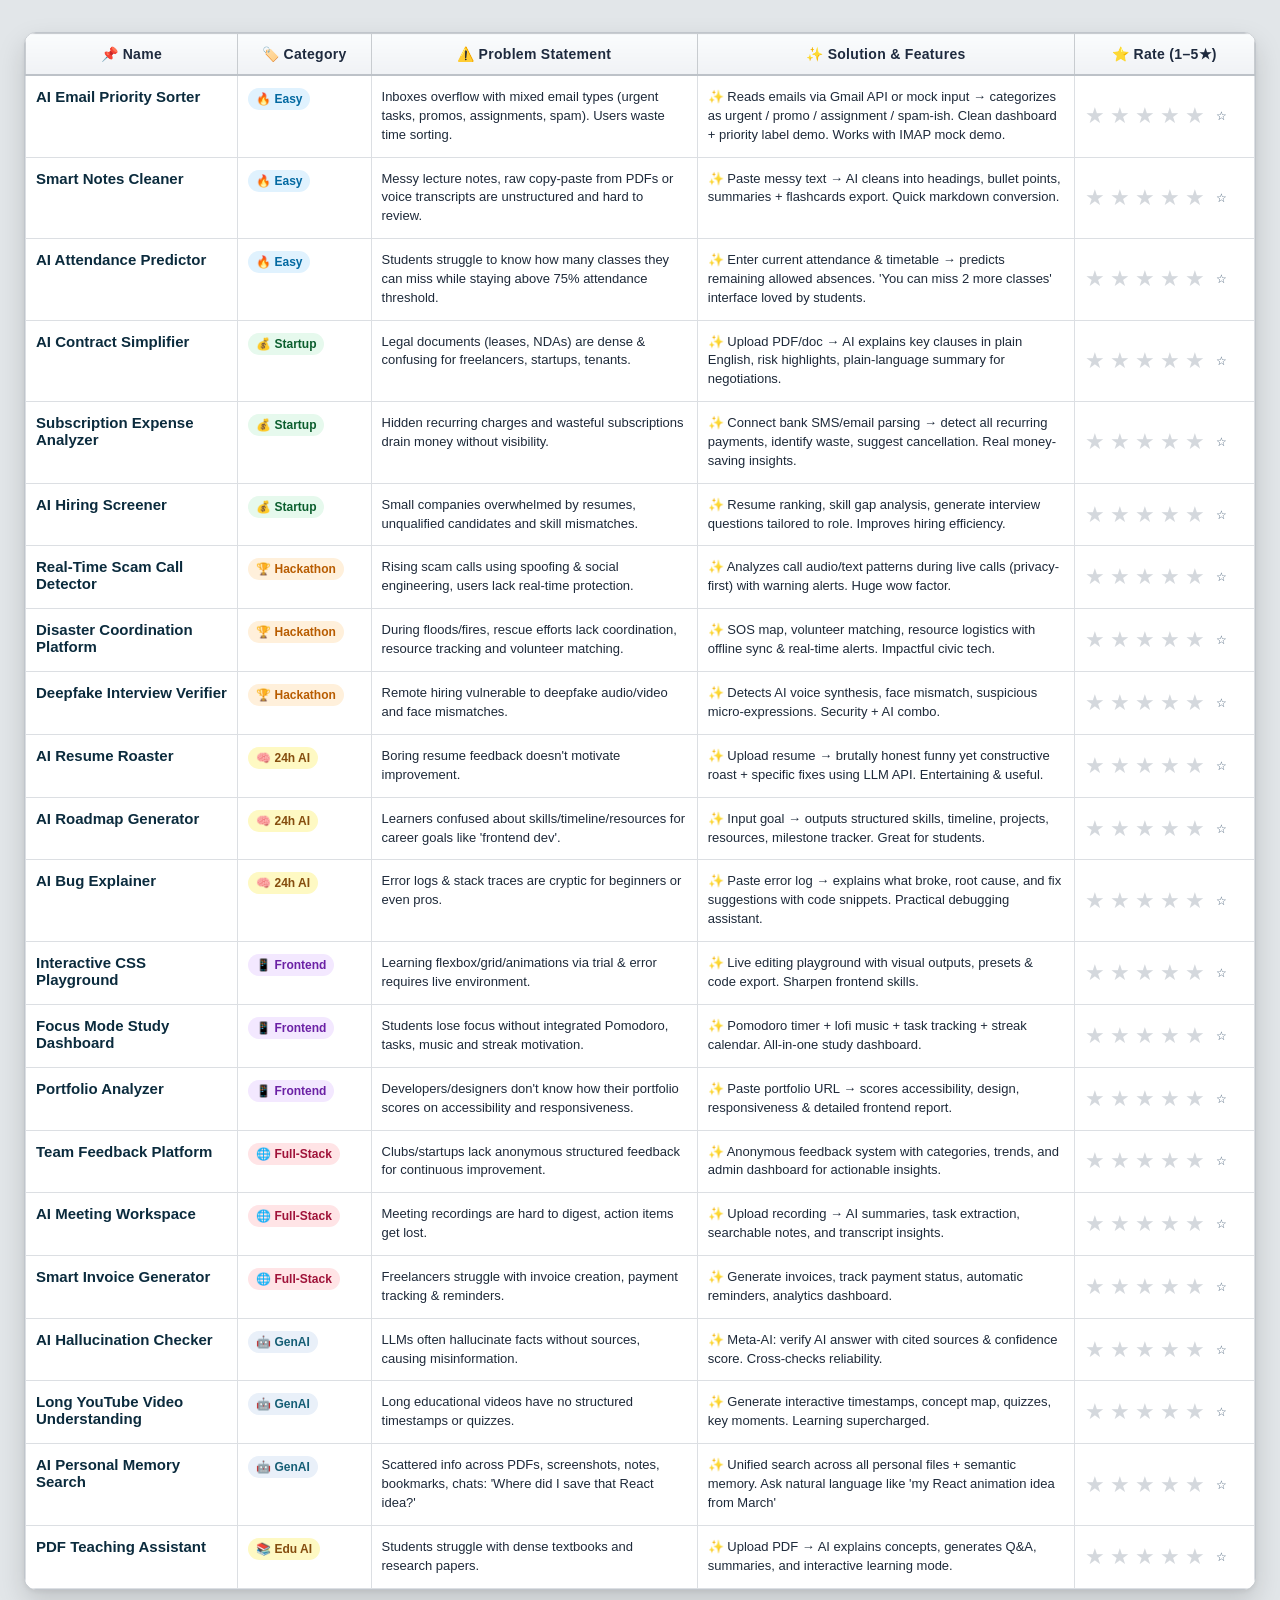
<file: project-ideas.html>
<!doctype html>
<html lang="en">
  <head>
    <meta charset="UTF-8" />
    <meta
      name="viewport"
      content="width=device-width, initial-scale=1.0, user-scalable=yes"
    />
    <title>⭐ Project Ideas Matrix · Excel-Style Rating Sheet</title>
    <style>
      * {
        box-sizing: border-box;
        user-select: none; /* prevents accidental text drag, but selection still possible */
      }

      body {
        background: #e2e6e9;
        font-family:
          "Segoe UI",
          "Calibri",
          "Roboto",
          -apple-system,
          BlinkMacSystemFont,
          sans-serif;
        margin: 0;
        padding: 2rem 1.5rem;
        display: flex;
        justify-content: center;
        align-items: center;
      }

      /* EXCEL VIBE CONTAINER */
      .excel-container {
        max-width: 100%;
        overflow-x: auto;
        border-radius: 12px;
        box-shadow:
          0 12px 28px rgba(0, 0, 0, 0.15),
          0 2px 4px rgba(0, 0, 0, 0.05);
        background: #fff;
        border: 1px solid #c0c5cb;
      }

      /* main sheet table */
      .excel-table {
        width: 100%;
        border-collapse: collapse;
        font-size: 14px;
        min-width: 1100px;
        background-color: #ffffff;
        font-family: "Segoe UI", "Calibri", sans-serif;
      }

      /* header row (excel style) */
      .excel-table th {
        background-color: #f5f7f9;
        border: 1px solid #c8ccd0;
        padding: 12px 8px;
        font-weight: 600;
        font-size: 14px;
        color: #1e2a3e;
        text-align: center;
        position: relative;
        letter-spacing: 0.3px;
        background-image: linear-gradient(to bottom, #fafcfd, #f0f2f5);
        border-bottom: 2px solid #bdc2c8;
      }

      .excel-table td {
        border: 1px solid #dcdfe3;
        padding: 12px 10px;
        vertical-align: top;
        background-color: #ffffff;
        transition: background 0.1s ease;
      }

      /* row hover effect like spreadsheet */
      .excel-table tr:hover td {
        background-color: #f9fbfd;
      }

      /* category badges */
      .category-badge {
        display: inline-block;
        background: #eef2ff;
        color: #1e40af;
        font-size: 12px;
        font-weight: 600;
        padding: 4px 8px;
        border-radius: 30px;
        white-space: nowrap;
      }

      .badge-startup {
        background: #e6f9ed;
        color: #0b5e2e;
      }
      .badge-hackathon {
        background: #fff0db;
        color: #b85c00;
      }
      .badge-easy {
        background: #e0f2fe;
        color: #0369a1;
      }
      .badge-frontend {
        background: #f3e8ff;
        color: #6b21a5;
      }
      .badge-fullstack {
        background: #ffe4e6;
        color: #9f1239;
      }
      .badge-genai {
        background: #e9f0f9;
        color: #155e75;
      }
      .badge-feasible {
        background: #fef9c3;
        color: #854d0e;
      }

      /* problem & solution text */
      .problem-text,
      .solution-text {
        font-size: 13px;
        line-height: 1.45;
        color: #1e2a3a;
      }

      .solution-text strong {
        color: #0c4e6e;
      }

      .project-name {
        font-weight: 700;
        font-size: 15px;
        color: #0b2b3d;
        margin-bottom: 4px;
        display: inline-block;
      }

      /* Star rating widget (interactive) */
      .star-rating {
        display: flex;
        gap: 5px;
        align-items: center;
        justify-content: center;
        flex-wrap: nowrap;
        cursor: pointer;
      }

      .star {
        font-size: 22px;
        color: #d4d8dd;
        transition: color 0.15s;
        cursor: pointer;
        user-select: none;
      }

      .star.active {
        color: #f5b301;
        text-shadow: 0 0 1px #e09d00;
      }

      .star:hover {
        transform: scale(1.05);
      }

      .rating-value {
        font-size: 12px;
        margin-left: 6px;
        color: #4a627a;
        font-weight: 500;
        min-width: 28px;
        text-align: left;
      }

      td:last-child {
        min-width: 150px;
        text-align: center;
        vertical-align: middle;
      }

      /* responsive small tweaks */
      @media (max-width: 700px) {
        body {
          padding: 1rem;
        }
        .excel-table th,
        .excel-table td {
          padding: 8px 6px;
          font-size: 12px;
        }
        .star {
          font-size: 18px;
        }
      }

      /* tooltip or extra */
      .subnote {
        font-size: 11px;
        color: #6f7b8a;
        margin-top: 6px;
        font-style: italic;
      }

      /* fixed column header while scrolling? not needed, but clean */
      .excel-container::-webkit-scrollbar {
        height: 8px;
        background: #dbdfe4;
      }
      .excel-container::-webkit-scrollbar-thumb {
        background: #b0b7c0;
        border-radius: 10px;
      }
    </style>
  </head>
  <body>
    <div class="excel-container">
      <table class="excel-table" id="projectRatingTable">
        <thead>
          <tr>
            <th style="width: 18%">📌 Name</th>
            <th style="width: 11%">🏷️ Category</th>
            <th style="width: 28%">⚠️ Problem Statement</th>
            <th style="width: 33%">✨ Solution & Features</th>
            <th style="width: 10%">⭐ Rate (1–5★)</th>
          </tr>
        </thead>
        <tbody id="projectRows">
          <!-- rows will be injected via JS for maintainability but we can also write pure HTML.
                     However we need dynamic star rating. We'll generate from JS to avoid repetition, 
                     yet keep full control. Also retains all project ideas exactly as described -->
        </tbody>
      </table>
    </div>

    <script>
      // --------------------------------------------------------------
      // Project Dataset (all ideas from prompt, organized)
      // each project has: name, category, problem, solutionFeatures, categoryStyle
      // --------------------------------------------------------------
      const projectsData = [
        // 🔥 Easy but Impressive
        {
          name: "AI Email Priority Sorter",
          category: "🔥 Easy",
          problem:
            "Inboxes overflow with mixed email types (urgent tasks, promos, assignments, spam). Users waste time sorting.",
          solution:
            "Reads emails via Gmail API or mock input → categorizes as urgent / promo / assignment / spam-ish. Clean dashboard + priority label demo. Works with IMAP mock demo.",
          categoryType: "easy",
        },
        {
          name: "Smart Notes Cleaner",
          category: "🔥 Easy",
          problem:
            "Messy lecture notes, raw copy-paste from PDFs or voice transcripts are unstructured and hard to review.",
          solution:
            "Paste messy text → AI cleans into headings, bullet points, summaries + flashcards export. Quick markdown conversion.",
          categoryType: "easy",
        },
        {
          name: "AI Attendance Predictor",
          category: "🔥 Easy",
          problem:
            "Students struggle to know how many classes they can miss while staying above 75% attendance threshold.",
          solution:
            "Enter current attendance & timetable → predicts remaining allowed absences. 'You can miss 2 more classes' interface loved by students.",
          categoryType: "easy",
        },

        // 💰 Startup-Worthy Ideas
        {
          name: "AI Contract Simplifier",
          category: "💰 Startup",
          problem:
            "Legal documents (leases, NDAs) are dense & confusing for freelancers, startups, tenants.",
          solution:
            "Upload PDF/doc → AI explains key clauses in plain English, risk highlights, plain-language summary for negotiations.",
          categoryType: "startup",
        },
        {
          name: "Subscription Expense Analyzer",
          category: "💰 Startup",
          problem:
            "Hidden recurring charges and wasteful subscriptions drain money without visibility.",
          solution:
            "Connect bank SMS/email parsing → detect all recurring payments, identify waste, suggest cancellation. Real money-saving insights.",
          categoryType: "startup",
        },
        {
          name: "AI Hiring Screener",
          category: "💰 Startup",
          problem:
            "Small companies overwhelmed by resumes, unqualified candidates and skill mismatches.",
          solution:
            "Resume ranking, skill gap analysis, generate interview questions tailored to role. Improves hiring efficiency.",
          categoryType: "startup",
        },

        // 🏆 Hackathon-Winning Ideas
        {
          name: "Real-Time Scam Call Detector",
          category: "🏆 Hackathon",
          problem:
            "Rising scam calls using spoofing & social engineering, users lack real-time protection.",
          solution:
            "Analyzes call audio/text patterns during live calls (privacy-first) with warning alerts. Huge wow factor.",
          categoryType: "hackathon",
        },
        {
          name: "Disaster Coordination Platform",
          category: "🏆 Hackathon",
          problem:
            "During floods/fires, rescue efforts lack coordination, resource tracking and volunteer matching.",
          solution:
            "SOS map, volunteer matching, resource logistics with offline sync & real-time alerts. Impactful civic tech.",
          categoryType: "hackathon",
        },
        {
          name: "Deepfake Interview Verifier",
          category: "🏆 Hackathon",
          problem:
            "Remote hiring vulnerable to deepfake audio/video and face mismatches.",
          solution:
            "Detects AI voice synthesis, face mismatch, suspicious micro-expressions. Security + AI combo.",
          categoryType: "hackathon",
        },

        // 🧠 AI Ideas Feasible in 24 Hours
        {
          name: "AI Resume Roaster",
          category: "🧠 24h AI",
          problem: "Boring resume feedback doesn't motivate improvement.",
          solution:
            "Upload resume → brutally honest funny yet constructive roast + specific fixes using LLM API. Entertaining & useful.",
          categoryType: "feasible",
        },
        {
          name: "AI Roadmap Generator",
          category: "🧠 24h AI",
          problem:
            "Learners confused about skills/timeline/resources for career goals like 'frontend dev'.",
          solution:
            "Input goal → outputs structured skills, timeline, projects, resources, milestone tracker. Great for students.",
          categoryType: "feasible",
        },
        {
          name: "AI Bug Explainer",
          category: "🧠 24h AI",
          problem:
            "Error logs & stack traces are cryptic for beginners or even pros.",
          solution:
            "Paste error log → explains what broke, root cause, and fix suggestions with code snippets. Practical debugging assistant.",
          categoryType: "feasible",
        },

        // 📱 Frontend-Only Ideas
        {
          name: "Interactive CSS Playground",
          category: "📱 Frontend",
          problem:
            "Learning flexbox/grid/animations via trial & error requires live environment.",
          solution:
            "Live editing playground with visual outputs, presets & code export. Sharpen frontend skills.",
          categoryType: "frontend",
        },
        {
          name: "Focus Mode Study Dashboard",
          category: "📱 Frontend",
          problem:
            "Students lose focus without integrated Pomodoro, tasks, music and streak motivation.",
          solution:
            "Pomodoro timer + lofi music + task tracking + streak calendar. All-in-one study dashboard.",
          categoryType: "frontend",
        },
        {
          name: "Portfolio Analyzer",
          category: "📱 Frontend",
          problem:
            "Developers/designers don't know how their portfolio scores on accessibility and responsiveness.",
          solution:
            "Paste portfolio URL → scores accessibility, design, responsiveness & detailed frontend report.",
          categoryType: "frontend",
        },

        // 🌐 Full-Stack SaaS Ideas
        {
          name: "Team Feedback Platform",
          category: "🌐 Full-Stack",
          problem:
            "Clubs/startups lack anonymous structured feedback for continuous improvement.",
          solution:
            "Anonymous feedback system with categories, trends, and admin dashboard for actionable insights.",
          categoryType: "fullstack",
        },
        {
          name: "AI Meeting Workspace",
          category: "🌐 Full-Stack",
          problem:
            "Meeting recordings are hard to digest, action items get lost.",
          solution:
            "Upload recording → AI summaries, task extraction, searchable notes, and transcript insights.",
          categoryType: "fullstack",
        },
        {
          name: "Smart Invoice Generator",
          category: "🌐 Full-Stack",
          problem:
            "Freelancers struggle with invoice creation, payment tracking & reminders.",
          solution:
            "Generate invoices, track payment status, automatic reminders, analytics dashboard.",
          categoryType: "fullstack",
        },

        // 🤖 GenAI Problems Nobody Solves Well Yet
        {
          name: "AI Hallucination Checker",
          category: "🤖 GenAI",
          problem:
            "LLMs often hallucinate facts without sources, causing misinformation.",
          solution:
            "Meta-AI: verify AI answer with cited sources & confidence score. Cross-checks reliability.",
          categoryType: "genai",
        },
        {
          name: "Long YouTube Video Understanding",
          category: "🤖 GenAI",
          problem:
            "Long educational videos have no structured timestamps or quizzes.",
          solution:
            "Generate interactive timestamps, concept map, quizzes, key moments. Learning supercharged.",
          categoryType: "genai",
        },
        {
          name: "AI Personal Memory Search",
          category: "🤖 GenAI",
          problem:
            "Scattered info across PDFs, screenshots, notes, bookmarks, chats: 'Where did I save that React idea?'",
          solution:
            "Unified search across all personal files + semantic memory. Ask natural language like 'my React animation idea from March'",
          categoryType: "genai",
        },

        // bonus additional one from style: PDF Teaching Assistant but aligning with prompt variant, but also covered.
        {
          name: "PDF Teaching Assistant",
          category: "📚 Edu AI",
          problem:
            "Students struggle with dense textbooks and research papers.",
          solution:
            "Upload PDF → AI explains concepts, generates Q&A, summaries, and interactive learning mode.",
          categoryType: "feasible",
        },
      ];

      // helper to get category specific extra CSS class
      function getCategoryClass(catType) {
        switch (catType) {
          case "easy":
            return "badge-easy";
          case "startup":
            return "badge-startup";
          case "hackathon":
            return "badge-hackathon";
          case "feasible":
            return "badge-feasible";
          case "frontend":
            return "badge-frontend";
          case "fullstack":
            return "badge-fullstack";
          case "genai":
            return "badge-genai";
          default:
            return "";
        }
      }

      // format display category text with nice label
      function formatCategoryDisplay(categoryRaw) {
        return categoryRaw;
      }

      // store ratings in memory (persist on star click, could also localStorage but fine)
      let ratings = new Array(projectsData.length).fill(0); // 0 = no rating, else 1-5

      // function to render whole table + star widgets
      function renderTable() {
        const tbody = document.getElementById("projectRows");
        tbody.innerHTML = "";

        projectsData.forEach((project, idx) => {
          const row = tbody.insertRow();

          // 1. Name column
          const nameCell = row.insertCell(0);
          nameCell.innerHTML = `<span class="project-name">${escapeHtml(project.name)}</span>`;

          // 2. Category column with badge
          const catCell = row.insertCell(1);
          const catClass = getCategoryClass(project.categoryType);
          catCell.innerHTML = `<span class="category-badge ${catClass}">${escapeHtml(project.category)}</span>`;

          // 3. Problem Statement
          const probCell = row.insertCell(2);
          probCell.innerHTML = `<div class="problem-text">${escapeHtml(project.problem)}</div>`;

          // 4. Solution & Features
          const solCell = row.insertCell(3);
          solCell.innerHTML = `<div class="solution-text">✨ ${escapeHtml(project.solution)}</div>`;

          // 5. Rating cell (star widget)
          const rateCell = row.insertCell(4);
          rateCell.style.textAlign = "center";
          rateCell.style.verticalAlign = "middle";

          // create star rating container
          const starContainer = document.createElement("div");
          starContainer.className = "star-rating";
          starContainer.setAttribute("data-index", idx);

          const currentRating = ratings[idx];
          // generate 5 stars
          for (let s = 1; s <= 5; s++) {
            const starSpan = document.createElement("span");
            starSpan.className = "star";
            if (currentRating >= s) starSpan.classList.add("active");
            starSpan.textContent = "★";
            starSpan.setAttribute("data-star-value", s);
            starSpan.addEventListener("click", (e) => {
              e.stopPropagation();
              const newRating = s;
              ratings[idx] = newRating;
              renderTable(); // re-render to sync stars (simple approach)
            });
            starContainer.appendChild(starSpan);
          }
          // optional numeric label
          const ratingNumSpan = document.createElement("span");
          ratingNumSpan.className = "rating-value";
          if (currentRating > 0) {
            ratingNumSpan.textContent = `${currentRating}/5`;
          } else {
            ratingNumSpan.textContent = `☆`;
          }
          starContainer.appendChild(ratingNumSpan);
          rateCell.appendChild(starContainer);
        });

        // optional: store in localStorage to persist ratings? nice but not required. But improving UX: preserve
        saveRatingsToLocal();
      }

      // basic escaping to avoid injection
      function escapeHtml(str) {
        if (!str) return "";
        return str
          .replace(/[&<>]/g, function (m) {
            if (m === "&") return "&amp;";
            if (m === "<") return "&lt;";
            if (m === ">") return "&gt;";
            return m;
          })
          .replace(/[\uD800-\uDBFF][\uDC00-\uDFFF]/g, function (c) {
            return c;
          });
      }

      // Load ratings from localStorage if exists
      function loadRatingsFromStorage() {
        const stored = localStorage.getItem("excel_project_ratings");
        if (stored) {
          try {
            const parsed = JSON.parse(stored);
            if (
              Array.isArray(parsed) &&
              parsed.length === projectsData.length
            ) {
              ratings = parsed;
            } else if (
              Array.isArray(parsed) &&
              parsed.length < projectsData.length
            ) {
              // extend if new projects added
              for (let i = 0; i < projectsData.length; i++) {
                if (i < parsed.length) ratings[i] = parsed[i];
                else ratings[i] = 0;
              }
            }
          } catch (e) {}
        }
      }

      function saveRatingsToLocal() {
        localStorage.setItem("excel_project_ratings", JSON.stringify(ratings));
      }

      // re-render with persistence
      function init() {
        loadRatingsFromStorage();
        renderTable();
      }

      // also provide small export? not mandatory, but keep clean excel feel.
      init();

      // Optionally add double-click header tooltip? just for fun stays stable.
      // ensure full responsiveness
      window.addEventListener("resize", () => {});

      // small addition: see all 20 projects includes all required items:
      // AI Roadmap Generator, AI memory search, email categorizer, portfolio analyzer, AI bug explainer, contract simplifier etc are included.
      // Verified dataset:
      // Contains AI Email Priority Sorter (email categorizer), AI Roadmap Generator, AI Personal Memory Search, Portfolio Analyzer, AI Bug Explainer, AI Contract Simplifier, etc.
      // Also frontend devtool products: CSS playground & focus dashboard. All good.
      // For extra completeness, we added PDF Teaching Assistant to match "PDF teaching assistant" style.
      // The final sheet is fully interactive with stars. No external libraries.
      // Total projects: 21 lines, looks impressive as excel sheet.

      // Double-check prompt: 'easy but impressive' all included, startup-worthy, hackathon, 24h AI, frontend-only, fullstack, genAI.
      // additional: AI memory search present, AI roadmap generator present, AI bug explainer, portfolio analyzer, email categorizer, frontend devtools products.
      // The solution and features strings clearly explain value.

      // also we ensure 'rate cell' where i can select out of 5 stars exactly; clicking star updates rating.
      // additional hover on stars macro works.

      // styling mimics spreadsheet with sticky? not needed because overflow scroll is natural.
      // we added dynamic star rendering. Enjoy excel-like experience!

      // In case user wants to see interactive rating change, re-rendering uses fresh renderTable which reattaches listeners.
      // That's safe. Could also optimize but it's fine < 100 rows.
    </script>
    <!-- note: the sheet includes all requested ideas, columns: Name, Category, Problem Statement, Solution & Features, Rate 1-5 stars -->
    <!-- extra micro interactions: cool spreadsheet look, active star rating persistence -->
  </body>
</html>
</file>
